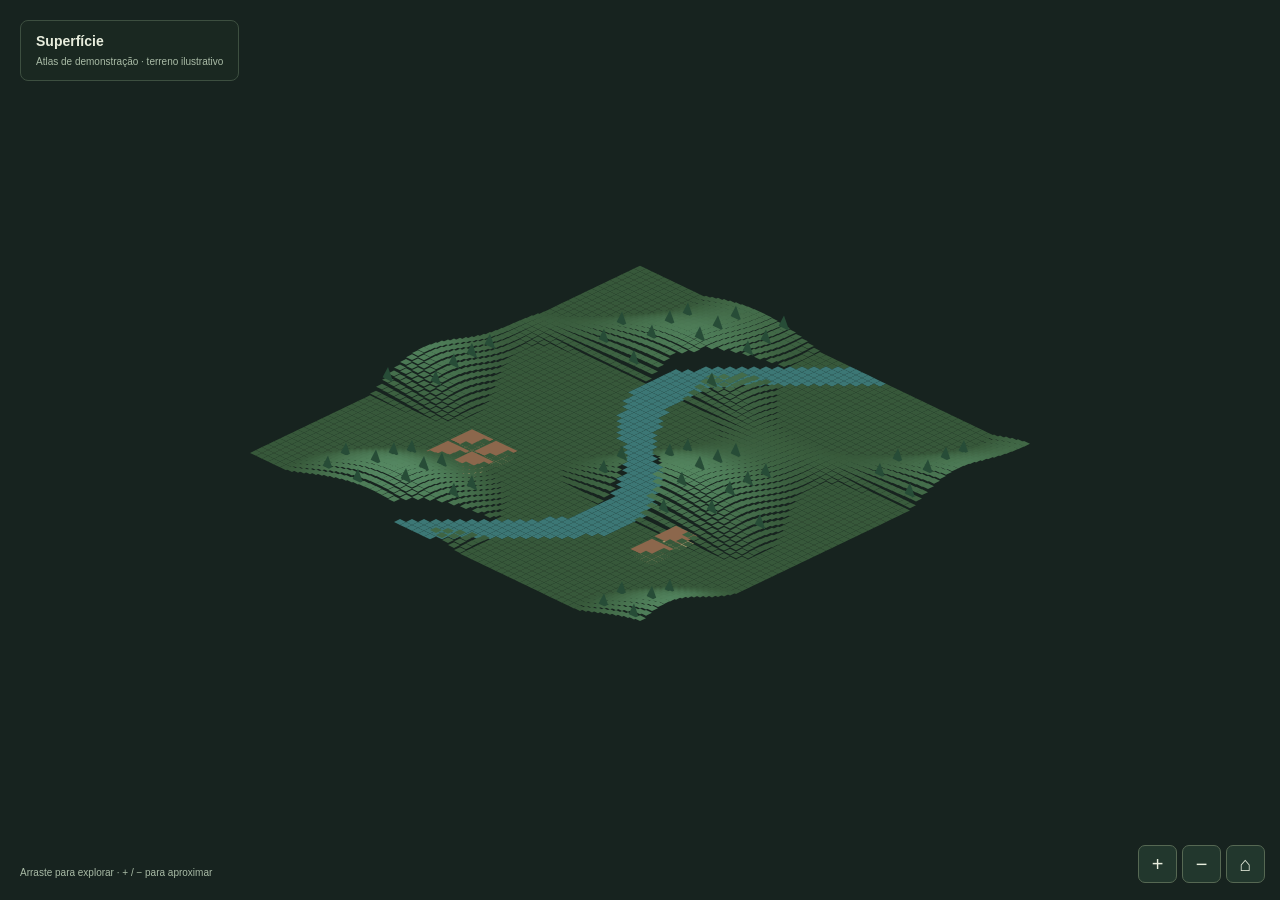
<file: public/admin/demo-map.html>
<!doctype html>
<html lang="pt-BR">
  <head>
    <meta charset="utf-8" />
    <meta name="viewport" content="width=device-width, initial-scale=1" />
    <title>Atlas ilustrativo · Oak</title>
    <link rel="stylesheet" href="./demo-map.css?v=2" />
    <link rel="stylesheet" href="./player-pin.css?v=1" />
    <script defer src="./demo-map.js?v=2"></script>
  </head>
  <body>
    <canvas
      id="terrain"
      aria-label="Terreno isométrico ilustrativo. Arraste para explorar; use os botões para aproximar."
      tabindex="0"
    ></canvas>
    <div id="pins"></div>
    <div class="map-caption">
      <strong id="dimension">Superfície</strong
      ><span>Atlas de demonstração · terreno ilustrativo</span>
    </div>
    <div class="map-controls">
      <button id="zoom-in" aria-label="Aproximar">+</button
      ><button id="zoom-out" aria-label="Afastar">−</button
      ><button id="home" aria-label="Centralizar mapa">⌂</button>
    </div>
    <span class="hint">Arraste para explorar · + / − para aproximar</span>
  </body>
</html>
</file>
<file: public/admin/demo-map.css>
:root {
  color-scheme: dark;
  font:
    12px -apple-system,
    BlinkMacSystemFont,
    "Segoe UI",
    sans-serif;
  color: #e8eddd;
  background: #17231f;
}
* {
  box-sizing: border-box;
}
body {
  margin: 0;
  overflow: hidden;
}
canvas {
  display: block;
  width: 100vw;
  height: 100vh;
  cursor: grab;
  touch-action: none;
}
canvas:active {
  cursor: grabbing;
}
button {
  font: inherit;
  color: inherit;
  cursor: pointer;
  border: 1px solid #566853;
  background: #22372d;
  border-radius: 7px;
  min-height: 38px;
}
button:focus-visible,
canvas:focus-visible {
  outline: 2px solid #c4d493;
  outline-offset: 3px;
}
.map-caption {
  position: absolute;
  top: 20px;
  left: 20px;
  padding: 12px 15px;
  border: 1px solid #3d4f40;
  border-radius: 8px;
  background: #1a2922ed;
  pointer-events: none;
}
.map-caption strong {
  display: block;
  font-size: 14px;
  font-weight: 550;
  margin-bottom: 5px;
}
.map-caption span {
  font-size: 10px;
  color: #a9bba6;
}
.map-controls {
  position: absolute;
  right: 15px;
  bottom: 17px;
  display: flex;
  gap: 5px;
}
.map-controls button {
  width: 39px;
  font-size: 20px;
}
.hint {
  position: absolute;
  bottom: 22px;
  left: 20px;
  font-size: 10px;
  color: #a9bba6;
  pointer-events: none;
}
.pin.oak-player-pin { position: absolute; transform: translate(-50%, -100%); }
@media (max-width: 430px) {
  .hint {
    max-width: 160px;
    line-height: 1.6;
    bottom: 15px;
  }
}
</file>
<file: public/admin/player-pin.css>
/* The chevron tip is the bottom-center map anchor; hover never moves it. */
.oak-player-pin {
  --pin-tone: oklch(84% .11 155);
  position: relative; display: block; box-sizing: border-box;
  width: 44px; height: 44px; min-height: 44px; padding: 0;
  border: 0; border-radius: 0; background: transparent; box-shadow: none;
  color: oklch(97% .01 130);
  font: 550 11px/1.4 -apple-system, BlinkMacSystemFont, "Segoe UI", sans-serif;
  cursor: pointer; pointer-events: auto; -webkit-tap-highlight-color: transparent;
}
.oak-player-pin[data-tone="1"] { --pin-tone: oklch(85% .12 90); }
.oak-player-pin[data-tone="2"] { --pin-tone: oklch(82% .09 225); }
.oak-player-pin[data-tone="3"] { --pin-tone: oklch(82% .1 315); }
.oak-player-pin[data-tone="4"] { --pin-tone: oklch(84% .1 45); }
.oak-player-pin[data-tone="5"] { --pin-tone: oklch(85% .1 185); }
.oak-player-pin svg {
  position: absolute; width: 40px; height: 30px; left: 2px; bottom: 0;
  overflow: visible; fill: none; stroke-linecap: round; stroke-linejoin: round;
  filter: drop-shadow(0 2px 3px oklch(12% .02 150 / .45));
  transition: filter 160ms ease-out; pointer-events: none;
}
.oak-chevron-edge { stroke: oklch(18% .02 150); stroke-width: 8px; }
.oak-chevron-halo { stroke: oklch(98% .008 120); stroke-width: 5px; }
.oak-chevron-color { stroke: var(--pin-tone); stroke-width: 3px; }
.oak-player-name {
  position: absolute; left: 50%; bottom: 33px; transform: translateX(-50%);
  white-space: nowrap; padding: 2px 5px; border-radius: 4px;
  text-shadow: 0 1px 2px oklch(12% .02 150), 1px 0 2px oklch(12% .02 150), -1px 0 2px oklch(12% .02 150);
  background: oklch(18% .02 150 / .68);
  transition: background-color 160ms ease-out, color 160ms ease-out;
}
.oak-player-pin:hover, .oak-player-pin:focus-visible { background: transparent; outline: none; z-index: 2; }
.oak-player-pin:hover svg, .oak-player-pin:focus-visible svg { filter: drop-shadow(0 0 4px var(--pin-tone)); }
.oak-player-pin:hover .oak-player-name, .oak-player-pin:focus-visible .oak-player-name { color: var(--pin-tone); background: oklch(18% .02 150 / .96); }
.oak-player-pin:focus-visible .oak-player-name { outline: 2px solid var(--pin-tone); outline-offset: 2px; }
@media (prefers-reduced-motion: reduce) { .oak-player-pin svg, .oak-player-name { transition: none; } }
@media (forced-colors: active) {
  .oak-chevron-edge { stroke: CanvasText; }
  .oak-chevron-halo { stroke: Canvas; }
  .oak-chevron-color { stroke: Highlight; }
  .oak-player-name { color: CanvasText; background: Canvas; text-shadow: none; }
}
</file>
